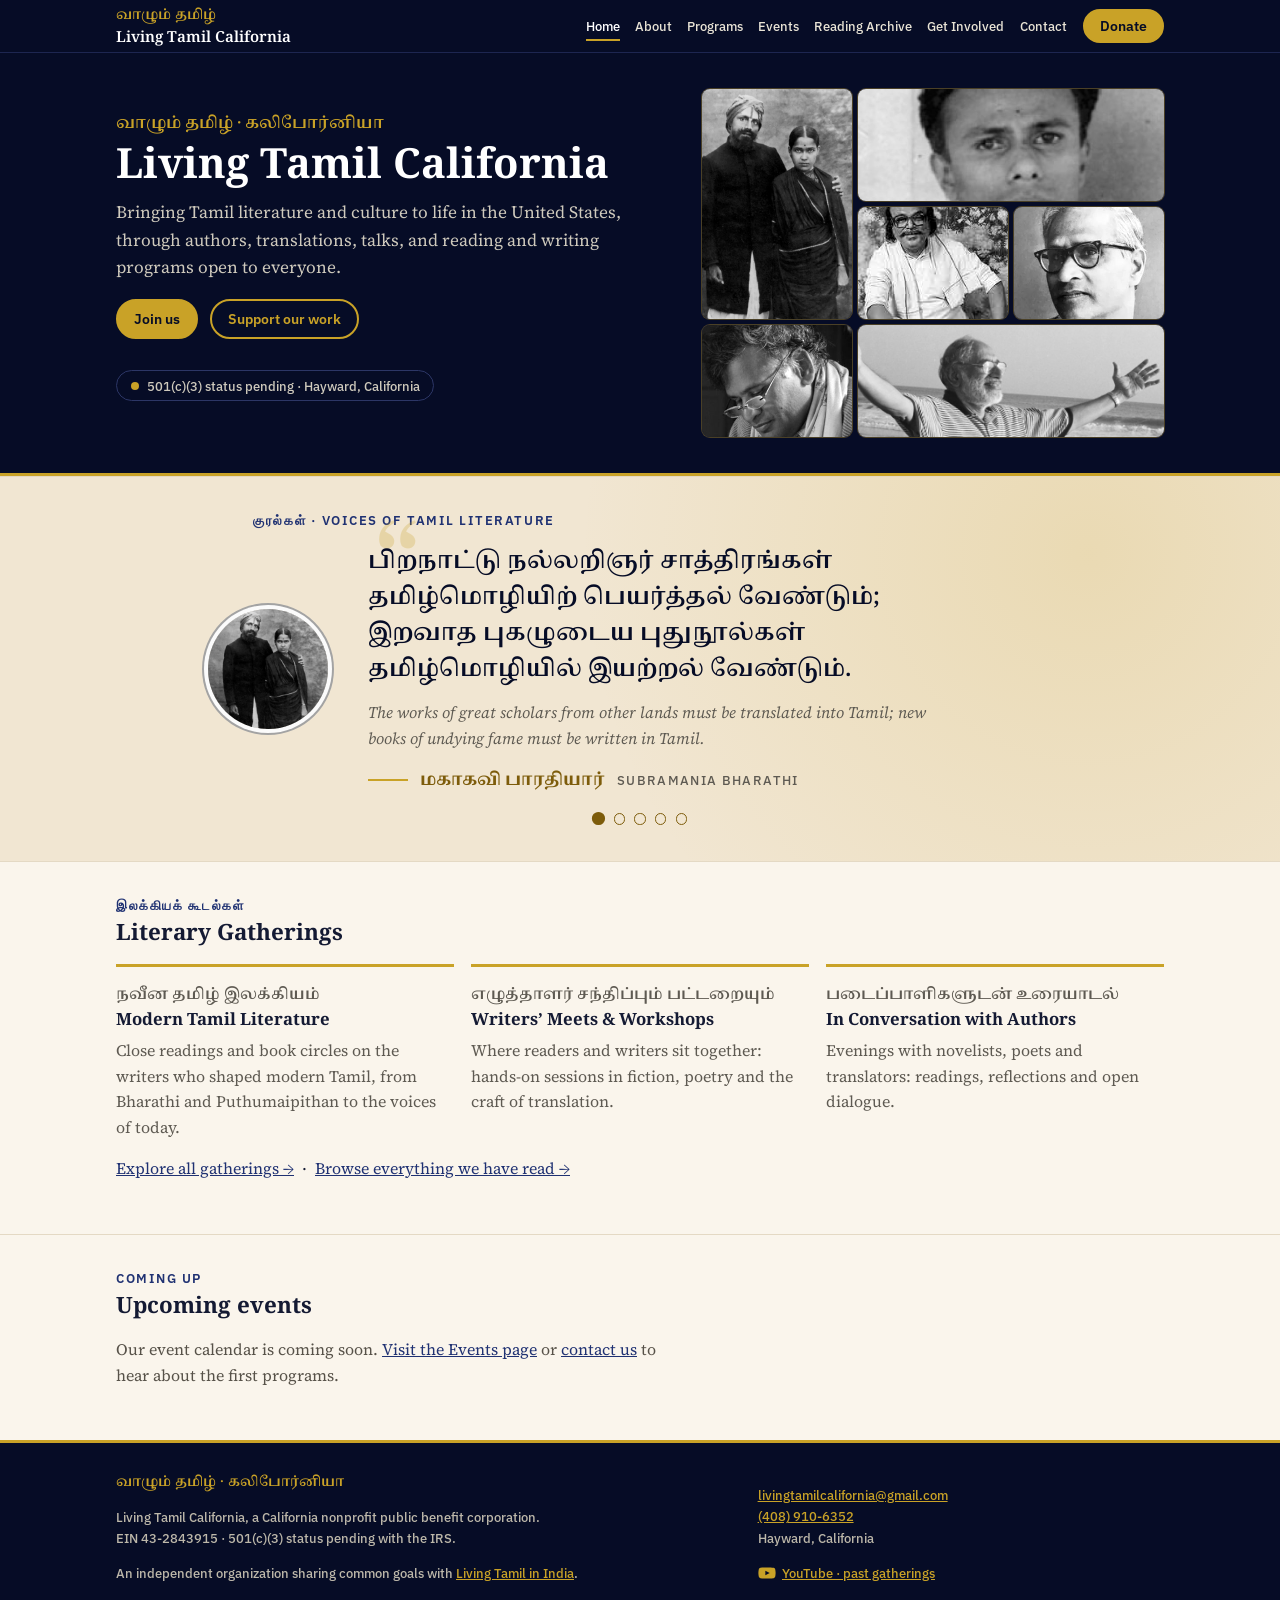
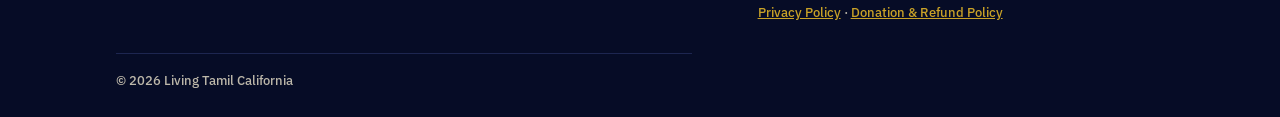
<file: index.html>
<!DOCTYPE html>
<html lang="en">
<head>
  <meta charset="utf-8">
  <meta name="referrer" content="strict-origin-when-cross-origin">
  <meta name="viewport" content="width=device-width, initial-scale=1">
  <title>Home · Living Tamil California</title>
  <meta name="description" content="Living Tamil California brings Tamil literature and culture to life in the United States.">
  <link rel="preconnect" href="https://fonts.googleapis.com">
  <link rel="preconnect" href="https://fonts.gstatic.com" crossorigin>
  <link rel="stylesheet" href="https://fonts.googleapis.com/css2?family=Noto+Serif+Tamil:wght@400;600;700&family=Source+Serif+4:ital,opsz,wght@0,8..60,400;0,8..60,600;1,8..60,400&family=IBM+Plex+Sans:wght@500;600&display=swap">
  <link rel="stylesheet" href="css/style.css">
</head>
<body>
  <a class="skip" href="#main">Skip to content</a>
  <header class="site-header">
    <div class="wrap bar">
      <a class="brand" href="index.html">
        <span class="brand-ta" lang="ta">வாழும் தமிழ்</span>
        <span class="brand-en">Living Tamil California</span>
      </a>
      <button class="menu-btn" aria-expanded="false" aria-controls="site-nav">Menu</button>
      <nav id="site-nav" aria-label="Main">
        <ul>
        <li><a href="index.html" aria-current="page">Home</a></li>
        <li><a href="about.html">About</a></li>
        <li><a href="programs.html">Programs</a></li>
        <li><a href="events.html">Events</a></li>
        <li><a href="readings.html">Reading Archive</a></li>
        <li><a href="get-involved.html">Get Involved</a></li>
        <li><a href="contact.html">Contact</a></li>
        </ul>
      </nav>
      <a class="btn btn-donate" href="donate.html">Donate</a>
    </div>
  </header>

  <main id="main">
    <section class="hero">
      <div class="wrap hero-grid">
        <div>
          <p class="tamil-name" lang="ta">வாழும் தமிழ் · கலிபோர்னியா</p>
          <h1>Living Tamil California</h1>
          <p class="lede">Bringing Tamil literature and culture to life in the United States, through authors, translations, talks, and reading and writing programs open to everyone.</p>
          <div class="actions">
            <a class="btn" href="join.html">Join us</a>
            <a class="btn btn-ghost" href="donate.html">Support our work</a>
          </div>
          <p class="status">501(c)(3) status pending · Hayward, California</p>
        </div>
        <div class="collage" aria-label="Tamil writers">
          <figure class="c1"><img src="images/bharathi-chellamma.jpg" alt="Subramania Bharathi with his wife Chellamma"></figure>
          <figure class="c2"><img src="images/puthumaipithan.jpg" alt="Puthumaipithan"></figure>
          <figure class="c3"><img src="images/jeyakanthan.jpg" alt="Jeyakanthan"></figure>
          <figure class="c4"><img src="images/writer-portrait.jpg" alt="Tamil writer"></figure>
          <figure class="c5"><img src="images/jeyamohan.jpg" alt="Jeyamohan"></figure>
          <figure class="c6"><img src="images/writer-beach.jpg" alt="Sundara Ramaswamy"></figure>
        </div>
      </div>
    </section>

    <section class="voices" aria-label="Voices of Tamil literature">
  <div class="wrap">
    <p class="label">குரல்கள் · Voices of Tamil literature</p>
    <div class="q-stage">
      <span class="q-mark" aria-hidden="true">“</span>
      <figure class="q-slide is-active" aria-hidden="false">
        <img class="q-portrait" src="images/bharathi-chellamma.jpg" alt="Subramania Bharathi" style="object-position:center 15%">
        <blockquote>
          <p class="q-ta" lang="ta">பிறநாட்டு நல்லறிஞர் சாத்திரங்கள்<br>தமிழ்மொழியிற் பெயர்த்தல் வேண்டும்;<br>இறவாத புகழுடைய புதுநூல்கள்<br>தமிழ்மொழியில் இயற்றல் வேண்டும்.</p>
          <p class="q-en">The works of great scholars from other lands must be translated into Tamil; new books of undying fame must be written in Tamil.</p>
        </blockquote>
        <figcaption><span class="q-name-ta" lang="ta">மகாகவி பாரதியார்</span><span class="q-name-en">Subramania Bharathi</span></figcaption>
      </figure>
      <figure class="q-slide" aria-hidden="true">
        <img class="q-portrait" src="images/puthumaipithan.jpg" alt="Puthumaipithan" style="object-position:center 25%">
        <blockquote>
          <p class="q-ta" lang="ta">வாழ்க்கையின் அர்த்தத்தைச் சொல்லுவது தத்துவம்;<br>வாழ்க்கையைச் சொல்வது, அதன் ரசனையைச் சொல்வது இலக்கியம்.</p>
          <p class="q-en">Philosophy tells the meaning of life; literature tells life itself, and its savour.</p>
        </blockquote>
        <figcaption><span class="q-name-ta" lang="ta">புதுமைப்பித்தன்</span><span class="q-name-en">Puthumaipithan</span></figcaption>
      </figure>
      <figure class="q-slide" aria-hidden="true">
        <img class="q-portrait" src="images/jeyakanthan.jpg" alt="Jeyakanthan" style="object-position:center 20%">
        <blockquote>
          <p class="q-ta" lang="ta">எழுத்தாளனுக்கு அவனுடைய படைப்புகளுக்கு<br>அடிப்படையாக அமைய வேண்டியது<br>மனித வாழ்வின் பிரச்சினைகளே.</p>
          <p class="q-en">For a writer, the foundation of his work must be the problems of human life.</p>
        </blockquote>
        <figcaption><span class="q-name-ta" lang="ta">ஜெயகாந்தன்</span><span class="q-name-en">Jeyakanthan</span></figcaption>
      </figure>
      <figure class="q-slide" aria-hidden="true">
        <img class="q-portrait" src="images/sundara-ramaswamy.jpg" alt="Sundara Ramaswamy" style="object-position:center 30%">
        <blockquote>
          <p class="q-ta" lang="ta">எழுத்து ஒரு சமூகச் செயல்பாடு;<br>லெளகீகச் செயல்பாடு அல்ல.</p>
          <p class="q-en">Writing is a social act, not a worldly one.</p>
        </blockquote>
        <figcaption><span class="q-name-ta" lang="ta">சுந்தர ராமசாமி</span><span class="q-name-en">Sundara Ramaswamy</span></figcaption>
      </figure>
      <figure class="q-slide" aria-hidden="true">
        <img class="q-portrait" src="images/jeyamohan.jpg" alt="Jeyamohan" style="object-position:center 20%">
        <blockquote>
          <p class="q-ta" lang="ta">இலக்கியம் காட்டும் உணர்ச்சிகளில்<br>நம்மை நாமே புதியதாக அடையாளம் காண்கிறோம்.</p>
          <p class="q-en">In the emotions literature reveals, we discover ourselves anew.</p>
        </blockquote>
        <figcaption><span class="q-name-ta" lang="ta">ஜெயமோகன்</span><span class="q-name-en">Jeyamohan</span></figcaption>
      </figure>
    </div>
    <div class="q-dots"><button class="q-dot is-active" aria-label="Quote 1"></button><button class="q-dot" aria-label="Quote 2"></button><button class="q-dot" aria-label="Quote 3"></button><button class="q-dot" aria-label="Quote 4"></button><button class="q-dot" aria-label="Quote 5"></button></div>
  </div>
</section>

    <section>
      <div class="wrap">
        <p class="label" lang="ta">இலக்கியக் கூடல்கள்</p>
        <h2>Literary Gatherings</h2>
        <ul class="cards">
          <li><p class="card-ta" lang="ta">நவீன தமிழ் இலக்கியம்</p><h3>Modern Tamil Literature</h3><p>Close readings and book circles on the writers who shaped modern Tamil, from Bharathi and Puthumaipithan to the voices of today.</p></li>
          <li><p class="card-ta" lang="ta">எழுத்தாளர் சந்திப்பும் பட்டறையும்</p><h3>Writers’ Meets &amp; Workshops</h3><p>Where readers and writers sit together: hands-on sessions in fiction, poetry and the craft of translation.</p></li>
          <li><p class="card-ta" lang="ta">படைப்பாளிகளுடன் உரையாடல்</p><h3>In Conversation with Authors</h3><p>Evenings with novelists, poets and translators: readings, reflections and open dialogue.</p></li>
        </ul>
        <p><a href="programs.html">Explore all gatherings →</a> &nbsp;·&nbsp; <a href="readings.html">Browse everything we have read →</a></p>
      </div>
    </section>

    <section>
      <div class="wrap">
        <p class="label">Coming up</p>
        <h2>Upcoming events</h2>
        <p class="muted">Our event calendar is coming soon. <a href="events.html">Visit the Events page</a> or <a href="contact.html">contact us</a> to hear about the first programs.</p>
      </div>
    </section>
  </main>

  <footer class="site-footer">
    <div class="wrap footer-grid">
      <div>
        <p class="brand-ta" lang="ta">வாழும் தமிழ் · கலிபோர்னியா</p>
        <p>Living Tamil California, a California nonprofit public benefit corporation.<br>
        EIN 43-2843915 · 501(c)(3) status pending with the IRS.</p>
        <p>An independent organization sharing common goals with <a href="https://livingtamil.org" target="_blank" rel="noopener noreferrer">Living Tamil in India</a>.</p>
      </div>
      <div>
        <p><a href="mailto:livingtamilcalifornia@gmail.com">livingtamilcalifornia@gmail.com</a><br>
        <a href="tel:+14089106352">(408) 910-6352</a><br>Hayward, California</p>
        <p><a class="foot-yt" href="https://www.youtube.com/channel/UCCyEoEuhA17D2YzN9v149PA" target="_blank" rel="noopener"><svg viewBox="0 0 24 24" width="22" height="22" aria-hidden="true"><path fill="currentColor" d="M23 7.2a3 3 0 0 0-2.1-2.1C19 4.6 12 4.6 12 4.6s-7 0-8.9.5A3 3 0 0 0 1 7.2 31 31 0 0 0 .5 12a31 31 0 0 0 .5 4.8 3 3 0 0 0 2.1 2.1c1.9.5 8.9.5 8.9.5s7 0 8.9-.5a3 3 0 0 0 2.1-2.1 31 31 0 0 0 .5-4.8 31 31 0 0 0-.5-4.8zM9.8 15.1V8.9L15.6 12z"/></svg> YouTube · past gatherings</a></p>
        <p><a href="privacy.html">Privacy Policy</a> · <a href="donation-policy.html">Donation &amp; Refund Policy</a></p>
      </div>
    </div>
    <div class="wrap"><p class="copy">© <span data-year>2026</span> Living Tamil California</p></div>
  </footer>
  <script src="js/site.js"></script>
</body>
</html>
</file>
<file: css/style.css>
/* =========================================================
   Living Tamil California – site styles
   THEME: change only the variables in :root to re-theme the site.
   ========================================================= */
:root {
  /* Theme inspired by livingtamil.org: midnight navy, gold, sandal */
  --navy:    #060c26;   /* header, hero, footer background */
  --navy2:   #111a3f;   /* raised navy surfaces */
  --gold:    #c9a227;   /* gold accents on navy */
  --paper:   #faf5ec;   /* sandal page background */
  --ink:     #141a33;   /* main text */
  --muted:   #5e5a52;   /* secondary text */
  --line:    #e4d9c4;   /* borders */
  --accent:  #7d5c0b;   /* deep gold – readable on sandal */
  --accent2: #1f3172;   /* navy-blue links & labels */
  --band:    #f1e6d2;   /* tinted sandal sections */
  --display: "Noto Serif Tamil", "Source Serif 4", Georgia, serif;
  --body:    "Source Serif 4", Georgia, "Times New Roman", serif;
  --label:   "IBM Plex Sans", system-ui, -apple-system, sans-serif;
  --radius:  10px;
}

* { box-sizing: border-box; }
html { scroll-behavior: smooth; }
body { margin: 0; background: var(--paper); color: var(--ink); font: 400 1.0625rem/1.65 var(--body); }
img { max-width: 100%; display: block; }
a { color: var(--accent2); }
a:focus-visible, button:focus-visible { outline: 2px solid var(--accent); outline-offset: 2px; }
h1, h2, h3 { font-family: var(--display); line-height: 1.2; margin: 0 0 .5rem; text-wrap: balance; }
h1 { font-size: clamp(2.1rem, 6vw, 3.3rem); }
h2 { font-size: 1.6rem; }
h3 { font-size: 1.15rem; }
.wrap { max-width: 68rem; margin: 0 auto; padding: 0 20px; }
.label { font: 600 .75rem/1.2 var(--label); letter-spacing: .12em; text-transform: uppercase; color: var(--accent2); margin: 0 0 .5rem; }
.muted { color: var(--muted); }
.small { font-size: .9rem; }
.skip { position: absolute; left: -999px; }
.skip:focus { left: 1rem; top: 1rem; background: var(--paper); padding: .5rem 1rem; z-index: 10; }
.placeholder-text { color: var(--accent); font-style: italic; }

/* Header */
.site-header { position: sticky; top: 0; z-index: 5; background: var(--paper); border-bottom: 1px solid var(--line); }
.bar { display: flex; align-items: center; gap: 1.25rem; min-height: 4.25rem; }
.brand { text-decoration: none; color: var(--ink); display: flex; flex-direction: column; line-height: 1.15; margin-right: auto; }
.brand-ta { font: 600 .95rem var(--display); color: var(--accent); margin: 0; }
.brand-en { font: 600 1.05rem var(--display); }
nav ul { list-style: none; display: flex; gap: 1.1rem; margin: 0; padding: 0; }
nav a { font: 500 .9rem var(--label); color: var(--ink); text-decoration: none; padding: .25rem 0; border-bottom: 2px solid transparent; }
nav a:hover, nav a[aria-current="page"] { border-color: var(--accent); }
.menu-btn { display: none; font: 500 .9rem var(--label); background: none; border: 1px solid var(--line); border-radius: var(--radius); padding: .4rem .8rem; color: var(--ink); }

/* Buttons */
.btn { display: inline-block; font: 600 .9rem var(--label); background: var(--accent2); color: #fff; text-decoration: none; padding: .7rem 1.2rem; border-radius: 999px; border: 2px solid var(--accent2); }
.btn:hover { filter: brightness(1.1); }
.btn-ghost { background: transparent; color: var(--accent2); }
.btn-donate { background: var(--accent); border-color: var(--accent); padding: .5rem 1.1rem; }

/* Sections */
section { padding: 3.25rem 0; }
section + section { border-top: 1px solid var(--line); }
.page-head { padding-bottom: 1.5rem; }
.hero { padding: 3.5rem 0; }
.hero-grid, .two-col { display: grid; gap: 2.5rem; grid-template-columns: 1.2fr 1fr; align-items: center; }
.two-col { align-items: start; }
.lede { font-size: 1.22rem; color: var(--muted); max-width: 38rem; }
.tamil-name { font: 600 1.1rem var(--display); color: var(--accent); margin: 0 0 .6rem; }
.actions { display: flex; gap: .75rem; flex-wrap: wrap; margin: 1.5rem 0; }
.status { display: inline-flex; gap: .5rem; align-items: center; font: 500 .8rem var(--label); color: var(--muted); border: 1px solid var(--line); border-radius: 999px; padding: .35rem .85rem; }
.status::before { content: ""; width: .5rem; height: .5rem; border-radius: 50%; background: var(--accent); }

.kural { background: var(--band); }
.kural-tamil { font: 600 clamp(1.25rem, 4vw, 1.65rem)/1.7 var(--display); margin: .5rem 0 1rem; }
.kural-en { font-style: italic; color: var(--muted); margin: 0; }
.kural-src { font: 500 .8rem var(--label); color: var(--muted); }

.cards { list-style: none; padding: 0; margin: 1.5rem 0; display: grid; gap: 1.5rem; grid-template-columns: repeat(auto-fit, minmax(17rem, 1fr)); }
.cards li { border-top: 3px solid var(--accent); padding-top: 1rem; min-width: 0; }
.cards p { color: var(--muted); margin: 0; }
.cards-photo .photo { margin-bottom: 1rem; }

.board { display: grid; gap: 1.5rem; grid-template-columns: repeat(auto-fit, minmax(13rem, 1fr)); margin: 1.5rem 0; }
.board strong { display: block; font-family: var(--display); margin-top: .75rem; }
.board span { font: 500 .85rem var(--label); color: var(--muted); }

/* Photo placeholders – replace each <figure> with <img src="images/..." alt="..."> */
.photo { margin: 0; background: repeating-linear-gradient(45deg, var(--band), var(--band) 10px, transparent 10px, transparent 20px); border: 1px dashed var(--line); border-radius: var(--radius); display: grid; place-items: center; text-align: center; padding: 1rem; color: var(--muted); font: 500 .8rem var(--label); }
.photo-wide { aspect-ratio: 16/10; }
.photo-tall { aspect-ratio: 4/5; }
.photo-square { aspect-ratio: 1; }

.note { font-size: .95rem; color: var(--muted); border-left: 3px solid var(--accent2); padding-left: .9rem; }
.ticks { padding-left: 1.2rem; }
.donate-box { background: var(--band); border-radius: var(--radius); padding: 1.75rem; min-height: 14rem; }

.event { display: flex; gap: 1.25rem; margin-bottom: 2rem; }
.event-date { flex: none; width: 4.5rem; height: 4.5rem; border-radius: var(--radius); background: var(--accent); color: #fff; display: grid; place-items: center; font: 600 .9rem var(--label); }

.prose { max-width: 44rem; }
.prose h2 { font-size: 1.25rem; margin-top: 1.75rem; }

/* Footer */
.site-footer { border-top: 1px solid var(--line); background: var(--band); padding: 2.5rem 0 1rem; font: 500 .85rem/1.6 var(--label); color: var(--muted); }
.footer-grid { display: grid; gap: 2rem; grid-template-columns: 1.5fr 1fr; }
.copy { border-top: 1px solid var(--line); padding-top: 1rem; margin-top: 1rem; }

/* Mobile */
@media (max-width: 820px) {
  .menu-btn { display: inline-block; }
  nav { display: none; position: absolute; top: 100%; left: 0; right: 0; background: var(--paper); border-bottom: 1px solid var(--line); }
  nav.open { display: block; }
  nav ul { flex-direction: column; gap: 0; padding: .5rem 20px 1rem; }
  nav a { display: block; padding: .6rem 0; }
  .hero-grid, .two-col, .footer-grid { grid-template-columns: 1fr; }
}

/* ===== Navy & gold chrome (livingtamil.org style) ===== */
.site-header { background: var(--navy); border-bottom: 1px solid #1d2650; }
.brand { color: #fff; }
.brand-ta { color: var(--gold); }
nav a { color: #e9e4d6; }
nav a:hover, nav a[aria-current="page"] { border-color: var(--gold); color: #fff; }
.menu-btn { color: #fff; border-color: #2c3666; }
.btn-donate { background: var(--gold); border-color: var(--gold); color: var(--navy); }
@media (max-width: 820px) { nav { background: var(--navy); border-color: #1d2650; } }

.hero { background: var(--navy); color: #f4efe3; border-bottom: 3px solid var(--gold); }
.hero h1 { color: #fff; }
.hero .tamil-name { color: var(--gold); }
.hero .lede { color: #cfcabd; }
.hero .status { color: #cfcabd; border-color: #2c3666; }
.hero .status::before { background: var(--gold); }
.hero .btn { background: var(--gold); border-color: var(--gold); color: var(--navy); }
.hero .btn-ghost { background: transparent; color: var(--gold); }
.cards li { border-top-color: var(--gold); }

/* Photo collage */
.collage { display: grid; gap: 8px; grid-template-columns: repeat(3, 1fr); grid-template-rows: repeat(3, 8.5rem); }
.collage figure { margin: 0; position: relative; overflow: hidden; border-radius: 8px; background: var(--navy2); box-shadow: 0 0 0 1px rgba(201,162,39,.35); }
.collage img { width: 100%; height: 100%; object-fit: cover; filter: grayscale(1) contrast(1.05); transition: filter .4s, transform .4s; }
.collage figure:hover img { filter: none; transform: scale(1.04); }
.collage figcaption { position: absolute; left: 0; right: 0; bottom: 0; padding: .9rem .5rem .35rem; font: 600 .7rem var(--label); letter-spacing: .06em; color: #fff; background: linear-gradient(transparent, rgba(6,12,38,.85)); }
.c1 { grid-column: 1; grid-row: 1 / span 2; }
.c2 { grid-column: 2 / span 2; grid-row: 1; }
.c2 img { object-position: center 25%; }
.c3 { grid-column: 2; grid-row: 2; }
.c3 img, .c4 img, .c5 img { object-position: center 20%; }
.c4 { grid-column: 3; grid-row: 2; }
.c5 { grid-column: 1; grid-row: 3; }
.c6 { grid-column: 2 / span 2; grid-row: 3; }
.c6 img { object-position: center 55%; }
@media (max-width: 820px) { .collage { grid-template-rows: repeat(3, 7rem); } }

.site-footer { background: var(--navy); color: #bdb8aa; border-top: 3px solid var(--gold); }
.site-footer a { color: var(--gold); }
.site-footer .brand-ta { color: var(--gold); }
.site-footer .copy { border-color: #1d2650; }

/* ===== Voices of Tamil literature (quote carousel) ===== */
.voices { background: var(--band); position: relative; overflow: hidden; }
.voices::before { content: ""; position: absolute; inset: 0; background: radial-gradient(circle at 85% 20%, rgba(201,162,39,.18), transparent 45%); pointer-events: none; }
.voices .label { text-align: center; }
.q-stage { position: relative; display: grid; max-width: 54rem; margin: 1.5rem auto 0; }
.q-mark { position: absolute; top: -3.2rem; left: 10.5rem; font: 700 9rem/1 var(--body); color: var(--gold); opacity: .25; pointer-events: none; }
.q-slide { grid-area: 1 / 1; margin: 0; display: grid; grid-template-columns: auto 1fr; column-gap: 2.5rem; row-gap: 1rem; align-items: center; opacity: 0; transform: translateY(12px); transition: opacity .8s ease, transform .8s ease; visibility: hidden; }
.q-slide.is-active { opacity: 1; transform: none; visibility: visible; }
.q-portrait { grid-row: span 2; width: 9rem; height: 9rem; border-radius: 50%; object-fit: cover; filter: grayscale(1) contrast(1.05); box-shadow: 0 0 0 4px var(--paper), 0 0 0 6px var(--gold); }
.q-slide blockquote { margin: 0; grid-column: 2; }
.q-ta { font: 600 clamp(1.25rem, 3.2vw, 1.7rem)/1.75 var(--display); color: var(--navy); margin: 0 0 .75rem; }
.q-en { font-style: italic; color: var(--muted); margin: 0; }
.q-slide figcaption { grid-column: 2; display: flex; align-items: baseline; gap: .75rem; flex-wrap: wrap; }
.q-slide figcaption::before { content: ""; width: 2.5rem; height: 2px; background: var(--gold); align-self: center; }
.q-name-ta { font: 700 1.05rem var(--display); color: var(--accent); }
.q-name-en { font: 500 .8rem var(--label); letter-spacing: .1em; text-transform: uppercase; color: var(--muted); }
.q-dots { display: flex; justify-content: center; gap: .6rem; margin-top: 2rem; }
.q-dot { width: .7rem; height: .7rem; border-radius: 50%; border: 1.5px solid var(--accent); background: transparent; padding: 0; cursor: pointer; transition: background .3s, transform .3s; }
.q-dot.is-active { background: var(--accent); transform: scale(1.2); }
@media (max-width: 640px) {
  .q-slide { grid-template-columns: 1fr; justify-items: center; text-align: center; gap: 1.25rem; }
  .q-slide blockquote, .q-slide figcaption { grid-column: 1; }
  .q-slide figcaption { justify-content: center; }
  .q-slide figcaption::before { display: none; }
  .q-portrait { grid-row: auto; width: 7rem; height: 7rem; }
  .q-mark { left: 50%; transform: translateX(-50%); }
}
@media (prefers-reduced-motion: reduce) { .q-slide { transition: none; } }

.q-monogram { display: grid; place-items: center; background: var(--navy); color: var(--gold); font: 700 2rem var(--display); }

/* Program illustrations */
.prog-art { width: 100%; aspect-ratio: 8/5; border-radius: var(--radius); margin-bottom: 1rem; box-shadow: 0 6px 18px rgba(6,12,38,.15); transition: transform .3s; }
.cards-photo li:hover .prog-art { transform: translateY(-3px); }

/* Join form */
.join-form { display: grid; gap: .4rem; }
.join-form label { font: 600 .85rem var(--label); color: var(--ink); margin-top: .6rem; }
.join-form input, .join-form textarea { font: 400 1rem var(--body); padding: .7rem .85rem; border: 1px solid var(--line); border-radius: 8px; background: #fff; color: var(--ink); }
.join-form input:focus, .join-form textarea:focus { outline: 2px solid var(--gold); border-color: var(--gold); }
.join-form .btn { justify-self: start; margin-top: 1rem; background: var(--navy); border-color: var(--navy); cursor: pointer; }
.hp { position: absolute; left: -9999px; }

.card-ta { font: 600 .95rem var(--display); color: var(--accent); margin: 0 0 .25rem !important; }

/* Literary Circle */
.circle { display: grid; grid-template-columns: auto 1fr; gap: 2.5rem; align-items: start; background: #fff; border: 1px solid var(--line); border-top: 4px solid var(--gold); border-radius: var(--radius); padding: 2.25rem; box-shadow: 0 8px 24px rgba(6,12,38,.06); }
.circle-date { width: 8.5rem; aspect-ratio: 1; border-radius: 50%; background: var(--navy); color: #f4efe3; display: grid; place-content: center; text-align: center; box-shadow: 0 0 0 4px #fff, 0 0 0 6px var(--gold); }
.cd-label { font: 500 .72rem var(--label); letter-spacing: .14em; text-transform: uppercase; color: #cfcabd; }
.cd-big { font: 700 2.4rem/1.1 var(--display); color: var(--gold); }
.circle h2 { margin-bottom: .25rem; }
.circle-facts { list-style: none; padding: 0; margin: 1.25rem 0; display: grid; gap: .5rem; }
.circle-facts li { display: grid; grid-template-columns: 5rem 1fr; gap: 1rem; }
.circle-facts span { font: 600 .75rem/1.9 var(--label); letter-spacing: .1em; text-transform: uppercase; color: var(--accent2); }
@media (max-width: 640px) { .circle { grid-template-columns: 1fr; padding: 1.5rem; } .circle-date { width: 7rem; } }

.circle-flow { list-style: none; counter-reset: step; padding: 0; margin: 1.5rem 0; display: grid; gap: 1rem; grid-template-columns: repeat(auto-fit, minmax(11rem, 1fr)); }
.circle-flow li { counter-increment: step; position: relative; background: var(--band); border-radius: var(--radius); padding: 1rem 1rem 1rem 1rem; font-size: .95rem; color: var(--muted); }
.circle-flow li::before { content: counter(step); position: absolute; top: -.7rem; right: .8rem; width: 1.6rem; height: 1.6rem; border-radius: 50%; background: var(--navy); color: var(--gold); font: 700 .8rem/1.6rem var(--label); text-align: center; }
.circle-flow span { display: block; font: 600 .85rem var(--display); color: var(--accent); }
.circle-flow strong { display: block; color: var(--ink); font-family: var(--display); margin: .1rem 0 .3rem; }
.lang-note { display: inline-block; font: 500 .85rem var(--label); color: var(--navy); background: rgba(201,162,39,.15); border: 1px solid rgba(201,162,39,.45); border-radius: 999px; padding: .35rem .9rem; }
.lang-note span { font-family: var(--display); font-weight: 700; color: var(--accent); }

/* Past recordings / YouTube */
.past { background: var(--navy); color: #e9e4d6; }
.past h2 { color: #fff; } .past .label { color: var(--gold); } .past p { color: #cfcabd; }
.past-grid { display: grid; grid-template-columns: 1.2fr 1fr; gap: 2.5rem; align-items: center; }
.btn-yt { display: inline-flex; align-items: center; gap: .55rem; background: var(--gold); border-color: var(--gold); color: var(--navy); }
.yt-card { position: relative; aspect-ratio: 16/9; border-radius: var(--radius); display: grid; place-items: center; text-decoration: none; overflow: hidden;
  background: radial-gradient(circle at 30% 30%, #1d2a63, var(--navy2) 60%), var(--navy2); box-shadow: 0 0 0 1px rgba(201,162,39,.45), 0 12px 30px rgba(0,0,0,.35); }
.yt-card::before { content: "அ"; position: absolute; right: -1rem; bottom: -3.5rem; font: 700 12rem/1 var(--display); color: var(--gold); opacity: .08; }
.yt-play { width: 4.5rem; height: 4.5rem; border-radius: 50%; background: var(--gold); color: var(--navy); display: grid; place-items: center; transition: transform .3s; }
.yt-play svg { width: 2rem; height: 2rem; }
.yt-card:hover .yt-play { transform: scale(1.08); }
.yt-cap { position: absolute; bottom: .9rem; left: 1rem; font: 600 .9rem var(--display); color: var(--gold); }
.foot-yt { display: inline-flex; align-items: center; gap: .4rem; }
.foot-yt svg { width: 18px; height: 18px; }
@media (max-width: 820px) { .past-grid { grid-template-columns: 1fr; } }

/* Group photo */
.group-photo { padding-top: 0; border-top: 0 !important; }
.group-photo figure { margin: 0; }
.group-photo img { width: 100%; border-radius: var(--radius); box-shadow: 0 0 0 1px var(--line), 0 0 0 6px var(--paper), 0 0 0 7px var(--gold), 0 14px 34px rgba(6,12,38,.18); }
.group-photo figcaption { margin-top: 1rem; text-align: center; font: 500 .85rem var(--label); color: var(--muted); }
.group-photo figcaption span { font: 700 .95rem var(--display); color: var(--accent); }
.mission-text > div { max-width: 46rem; }

/* Reading archive */
.r-stats { display: flex; gap: .75rem; flex-wrap: wrap; margin: 1.25rem 0 .5rem; }
.r-stats span { font: 500 .85rem var(--label); background: #fff; border: 1px solid var(--line); border-radius: 999px; padding: .4rem .9rem; color: var(--muted); }
.r-stats b { font: 700 1rem var(--display); color: var(--accent); margin-right: .2rem; }
.r-session { padding: 2.5rem 0; }
.r-head { display: flex; align-items: center; gap: 1.25rem; margin-bottom: 1.5rem; }
.r-when { flex: none; font: 600 .75rem var(--label); letter-spacing: .1em; text-transform: uppercase; color: var(--gold); background: var(--navy); border-radius: 999px; padding: .45rem .9rem; }
.r-head h2 { margin: 0; font-size: 1.4rem; }
.r-list { list-style: none; padding: 0; margin: 0; display: grid; gap: 1.25rem; grid-template-columns: repeat(auto-fill, minmax(15rem, 1fr)); }
.r-item { background: #fff; border: 1px solid var(--line); border-radius: var(--radius); overflow: hidden; display: flex; flex-direction: column; transition: transform .25s, box-shadow .25s; }
.r-item:hover { transform: translateY(-3px); box-shadow: 0 10px 24px rgba(6,12,38,.12); }
.r-intro, .r-talk { border-top: 3px solid var(--gold); }
.r-thumb { position: relative; display: block; aspect-ratio: 16/9; background: var(--navy2); }
.r-thumb img { width: 100%; height: 100%; object-fit: cover; }
.r-tag { position: absolute; left: .6rem; top: .6rem; font: 600 .68rem var(--label); letter-spacing: .08em; text-transform: uppercase; background: rgba(6,12,38,.85); color: var(--gold); padding: .2rem .55rem; border-radius: 999px; }
.r-body { padding: .9rem 1rem 1rem; display: flex; flex-direction: column; gap: .2rem; flex: 1; }
.r-body h4 { font: 700 1rem/1.45 var(--display); margin: 0; color: var(--ink); }
.r-author { margin: 0; font: 600 .85rem var(--label); color: var(--accent); }
.r-spk { font: 500 .8rem var(--label); color: var(--muted); }
.r-links { margin: auto 0 0; padding-top: .6rem; display: flex; gap: 1rem; font: 600 .8rem var(--label); }
.r-links a { text-decoration: none; }
.btn-ghost-light { background: transparent; color: var(--gold); border-color: var(--gold); }

/* Collapse menu earlier now that it has 7 items */
@media (max-width: 1040px) {
  .menu-btn { display: inline-block; }
  nav { display: none; position: absolute; top: 100%; left: 0; right: 0; background: var(--navy); border-bottom: 1px solid #1d2650; }
  nav.open { display: block; }
  nav ul { flex-direction: column; gap: 0; padding: .5rem 20px 1rem; }
  nav a { display: block; padding: .6rem 0; }
}

.r-new { background: linear-gradient(180deg, rgba(201,162,39,.10), transparent 60%); }
.r-new .r-when { background: var(--gold); color: var(--navy); }

/* ===== Writers ribbon (all pages except Home) ===== */
.writers-ribbon { background: var(--band); border-top: 1px solid var(--line); padding: 2.25rem 0 2.5rem; text-align: center; }
.writers-ribbon .label { margin-bottom: .2rem; }
.wr-sub { font: 500 .8rem var(--label); color: var(--muted); margin: 0 0 1.4rem; }
.wr-sub a { color: var(--muted); }
.wr-faces { display: flex; flex-wrap: wrap; justify-content: center; gap: .55rem .35rem; max-width: 60rem; margin: 0 auto; }
.wr-face { position: relative; display: block; width: 3.4rem; height: 3.4rem; border-radius: 50%; box-shadow: 0 0 0 2px var(--paper), 0 0 0 3.5px rgba(201,162,39,.7); transition: transform .25s, box-shadow .25s; }
.wr-face img { width: 100%; height: 100%; border-radius: 50%; object-fit: cover; object-position: center 25%; filter: grayscale(1) sepia(.15) contrast(1.05); transition: filter .3s; background: var(--navy2); }
.wr-face:hover, .wr-face:focus-visible { transform: translateY(-4px) scale(1.12); box-shadow: 0 0 0 2px var(--paper), 0 0 0 4px var(--gold), 0 8px 18px rgba(6,12,38,.25); z-index: 2; }
.wr-face:hover img, .wr-face:focus-visible img { filter: none; }
.wr-face::after { content: attr(data-name); position: absolute; left: 50%; bottom: calc(100% + .6rem); transform: translateX(-50%) translateY(4px); white-space: nowrap; font: 600 .78rem var(--display); color: #f4efe3; background: var(--navy); padding: .3rem .6rem; border-radius: 6px; opacity: 0; pointer-events: none; transition: opacity .2s, transform .2s; }
.wr-face:hover::after, .wr-face:focus-visible::after { opacity: 1; transform: translateX(-50%); }
@media (max-width: 640px) { .wr-face { width: 2.8rem; height: 2.8rem; } }
/* writer chips with mini portraits in the Reading Archive */
.w-chip { display: inline-flex; align-items: center; gap: .4rem; margin: .2rem .5rem .2rem 0; padding: .15rem .65rem .15rem .15rem; border: 1px solid var(--line); border-radius: 999px; background: #fff; text-decoration: none; font: 600 .82rem var(--display); color: var(--accent2); }
.w-chip img { width: 1.6rem; height: 1.6rem; border-radius: 50%; object-fit: cover; object-position: center 25%; filter: grayscale(1); }
.w-chip:hover img { filter: none; }
.r-writers { margin: -.5rem 0 1.25rem !important; }

/* Founding board – names only */
.board > div { border-top: 3px solid var(--gold); padding-top: .9rem; }
.board strong { margin-top: 0; font-size: 1.15rem; }

/* Zeffy donation form */
.zeffy-box { padding: 1.25rem; }
.zeffy-frame { position: relative; border-radius: 10px; overflow: hidden; box-shadow: 0 0 0 1px var(--line), 0 10px 26px rgba(6,12,38,.12); background: #fff; }
.zeffy-frame iframe { display: block; width: 100%; height: 640px; border: 0; }
@media (max-width: 640px) { .zeffy-frame iframe { height: 720px; } }

.give-notes { margin: 1.25rem 0 1rem; background: #fff; border: 1px solid var(--line); border-left: 4px solid var(--gold); border-radius: 8px; padding: 1rem 1.25rem; }
.give-notes ul { margin: .4rem 0 0; padding-left: 1.1rem; display: grid; gap: .55rem; font-size: .95rem; color: var(--ink); }
.give-notes strong { color: var(--navy); }

/* ===== Crisp & compact pass ===== */
body { font-size: 1rem; line-height: 1.6; }
h1 { font-size: clamp(1.9rem, 4.2vw, 2.6rem); line-height: 1.12; }
h2 { font-size: 1.4rem; }
h3 { font-size: 1.05rem; }
.bar { min-height: 3.25rem; gap: 1rem; }
.brand-ta { font-size: .8rem; }
.brand-en { font-size: .95rem; }
nav ul { gap: .95rem; }
nav a { font-size: .84rem; }
.btn { padding: .55rem 1rem; font-size: .85rem; }
.btn-donate { padding: .38rem .95rem; }
section { padding: 2.25rem 0; }
.page-head { padding: 1.6rem 0 .75rem; }
.page-head + section { padding-top: 1rem; }
.hero { padding: 2.25rem 0; }
.hero-grid, .two-col { gap: 2rem; }
.lede { font-size: 1.08rem; margin: .6rem 0 0; }
.tamil-name { font-size: 1rem; margin-bottom: .4rem; }
.actions { margin: 1.1rem 0; }
.collage { grid-template-rows: repeat(3, 7rem); gap: 6px; }
.q-stage { margin-top: 1rem; }
.q-portrait { width: 7.5rem; height: 7.5rem; }
.q-ta { font-size: clamp(1.1rem, 2.6vw, 1.45rem); }
.q-mark { font-size: 7rem; top: -2.4rem; }
.q-dots { margin-top: 1.25rem; }
.cards { gap: 1.1rem; margin: 1rem 0; }
.prog-art { margin-bottom: .7rem; }
.circle { padding: 1.6rem; gap: 1.75rem; }
.circle-date { width: 7rem; }
.circle-flow { margin: 1rem 0; }
.r-session { padding: 1.75rem 0; }
.r-head { margin-bottom: 1rem; }
.writers-ribbon { padding: 1.5rem 0 1.75rem; }
.wr-sub { margin-bottom: 1rem; }
.wr-face { width: 3rem; height: 3rem; }
.site-footer { padding: 1.75rem 0 .75rem; }
.group-photo figcaption { margin-top: .6rem; }
.q-ta { line-height: 1.55; }
.page-head h1 { margin-bottom: .2rem; }

/* ===== Readability & accessibility pass ===== */
.label { font-size: .8rem; }
.brand-ta { font-size: .85rem; }
.status, .wr-sub, .q-name-en, .r-spk, .r-when, .cd-label, .circle-facts span, .site-footer { font-size: .84rem; }
.r-tag { font-size: .75rem; }
.small { font-size: .92rem; }
.muted { color: #575249; }
.q-name-ta, .card-ta, .tamil-name, .placeholder-text { color: var(--accent); }
.hero .tamil-name, .brand-ta, .site-footer .brand-ta { color: var(--gold); }
p, li { max-width: 72ch; }
.form-msg { color: #a3261b; font: 600 .9rem var(--label); min-height: 1.2em; margin: .4rem 0 0; }
.hp { position: absolute !important; left: -10000px; width: 1px; height: 1px; overflow: hidden; }
a:focus-visible, button:focus-visible, input:focus-visible, textarea:focus-visible { outline: 3px solid var(--gold); outline-offset: 2px; }
/* bigger touch targets on phones */
@media (max-width: 640px) {
  body { font-size: 1.02rem; }
  .menu-btn { min-height: 44px; padding: .5rem 1rem; }
  .btn { min-height: 44px; display: inline-flex; align-items: center; }
  .q-dot { width: 1.6rem; height: 1.6rem; border-width: 0; background: transparent; position: relative; }
  .q-dot::after { content: ""; position: absolute; inset: .45rem; border-radius: 50%; border: 1.5px solid var(--accent); }
  .q-dot.is-active::after { background: var(--accent); }
  .q-dot.is-active { background: transparent; transform: none; }
  .site-footer a, .wr-sub a, .r-links a, .join-form + * a, .muted a { display: inline-block; padding: .35rem 0; }
  .w-chip { min-height: 36px; }
  .r-links a { padding: .5rem 0; }
  .join-form input, .join-form textarea { font-size: 16px; padding: .8rem .9rem; } /* 16px stops iPhone zoom-on-focus */
  h1 { font-size: 1.85rem; }
  .q-ta { font-size: 1.15rem; line-height: 1.6; }
  .circle-facts li { grid-template-columns: 1fr; gap: .1rem; }
  .cards { gap: 1.4rem; }
}

/* Authors' talks (Reading Archive) */
.r-talks { background: var(--navy); color: #e9e4d6; }
.r-talks h2 { color: #fff; } .r-talks .label { color: var(--gold); } .r-talks .muted { color: #cfcabd; }
.t-list { list-style: none; padding: 0; margin: 1.25rem 0 0; display: grid; gap: 1.5rem; grid-template-columns: repeat(auto-fit, minmax(18rem, 1fr)); }
.t-item { background: var(--navy2); border-radius: var(--radius); overflow: hidden; box-shadow: 0 0 0 1px rgba(201,162,39,.4); }
.t-video { position: relative; display: block; aspect-ratio: 16/9; background: #000; }
.t-video img { width: 100%; height: 100%; object-fit: cover; opacity: .85; transition: opacity .3s; }
.t-video:hover img { opacity: 1; }
.t-play { position: absolute; inset: 0; margin: auto; width: 3.4rem; height: 3.4rem; border-radius: 50%; background: var(--gold); color: var(--navy); display: grid; place-items: center; font-size: 1.2rem; padding-left: .2rem; }
.t-body { padding: 1rem 1.2rem 1.2rem; }
.t-name-ta { font: 700 1rem var(--display); color: var(--gold); margin: 0; }
.t-body h3 { color: #fff; margin: .1rem 0 .3rem; }
.t-title { font: 600 1rem var(--display); color: #f4efe3; margin: 0 0 .35rem; }
.r-talks .r-links a { color: var(--gold); font-size: .9rem; }

/* Events: past gatherings → Reading Archive */
.past-actions { display: flex; flex-wrap: wrap; align-items: center; gap: .9rem 1.4rem; }
.past-yt { display: inline-flex; align-items: center; gap: .45rem; color: #cfcabd !important; font: 500 .9rem var(--label); text-decoration: none; padding: .4rem 0; }
.past-yt svg { width: 20px; height: 20px; color: var(--gold); }
.past-yt:hover span { text-decoration: underline; }
.archive-card { position: relative; display: block; border-radius: var(--radius); overflow: hidden; text-decoration: none; box-shadow: 0 0 0 1px rgba(201,162,39,.45), 0 12px 30px rgba(0,0,0,.35); transition: transform .3s; }
.archive-card:hover { transform: translateY(-3px); }
.ac-grid { display: grid; grid-template-columns: 1fr 1fr; gap: 2px; background: var(--navy); }
.ac-grid img { width: 100%; aspect-ratio: 16/9; object-fit: cover; filter: grayscale(.6) brightness(.7); background: var(--navy2); }
.archive-card:hover .ac-grid img { filter: grayscale(0) brightness(.85); }
.ac-cap { position: absolute; left: 0; right: 0; bottom: 0; padding: 2.2rem 1.1rem .9rem; background: linear-gradient(transparent, rgba(6,12,38,.95) 45%); display: flex; flex-direction: column; gap: .1rem; }
.ac-cap span { font: 700 .95rem var(--display); color: var(--gold); }
.ac-cap b { font: 700 1.3rem var(--display); color: #fff; }
.ac-cap small { font: 500 .8rem var(--label); color: #cfcabd; letter-spacing: .03em; }

.sister-link a { font: 600 .95rem var(--label); color: var(--accent2); text-decoration: none; border-bottom: 2px solid var(--gold); padding-bottom: 2px; }
.sister-link a:hover { color: var(--accent); }

/* Jeyamohan taglines */
.tagline { margin: 0 0 1.75rem; padding: 1.1rem 0 1.1rem 1.25rem; border-left: 4px solid var(--gold); }
.tagline blockquote { margin: 0; font: 700 clamp(1.5rem, 4vw, 2.1rem)/1.35 var(--display); color: var(--navy); }
.tagline figcaption { margin-top: .4rem; font: 500 .92rem var(--label); color: var(--muted); }
.tagline figcaption span { font-family: var(--display); font-weight: 700; color: var(--accent); }
.tagline-sm { margin: 1.25rem 0 0; }
.tagline-sm blockquote { font-size: clamp(1.1rem, 2.6vw, 1.35rem); }
</file>
